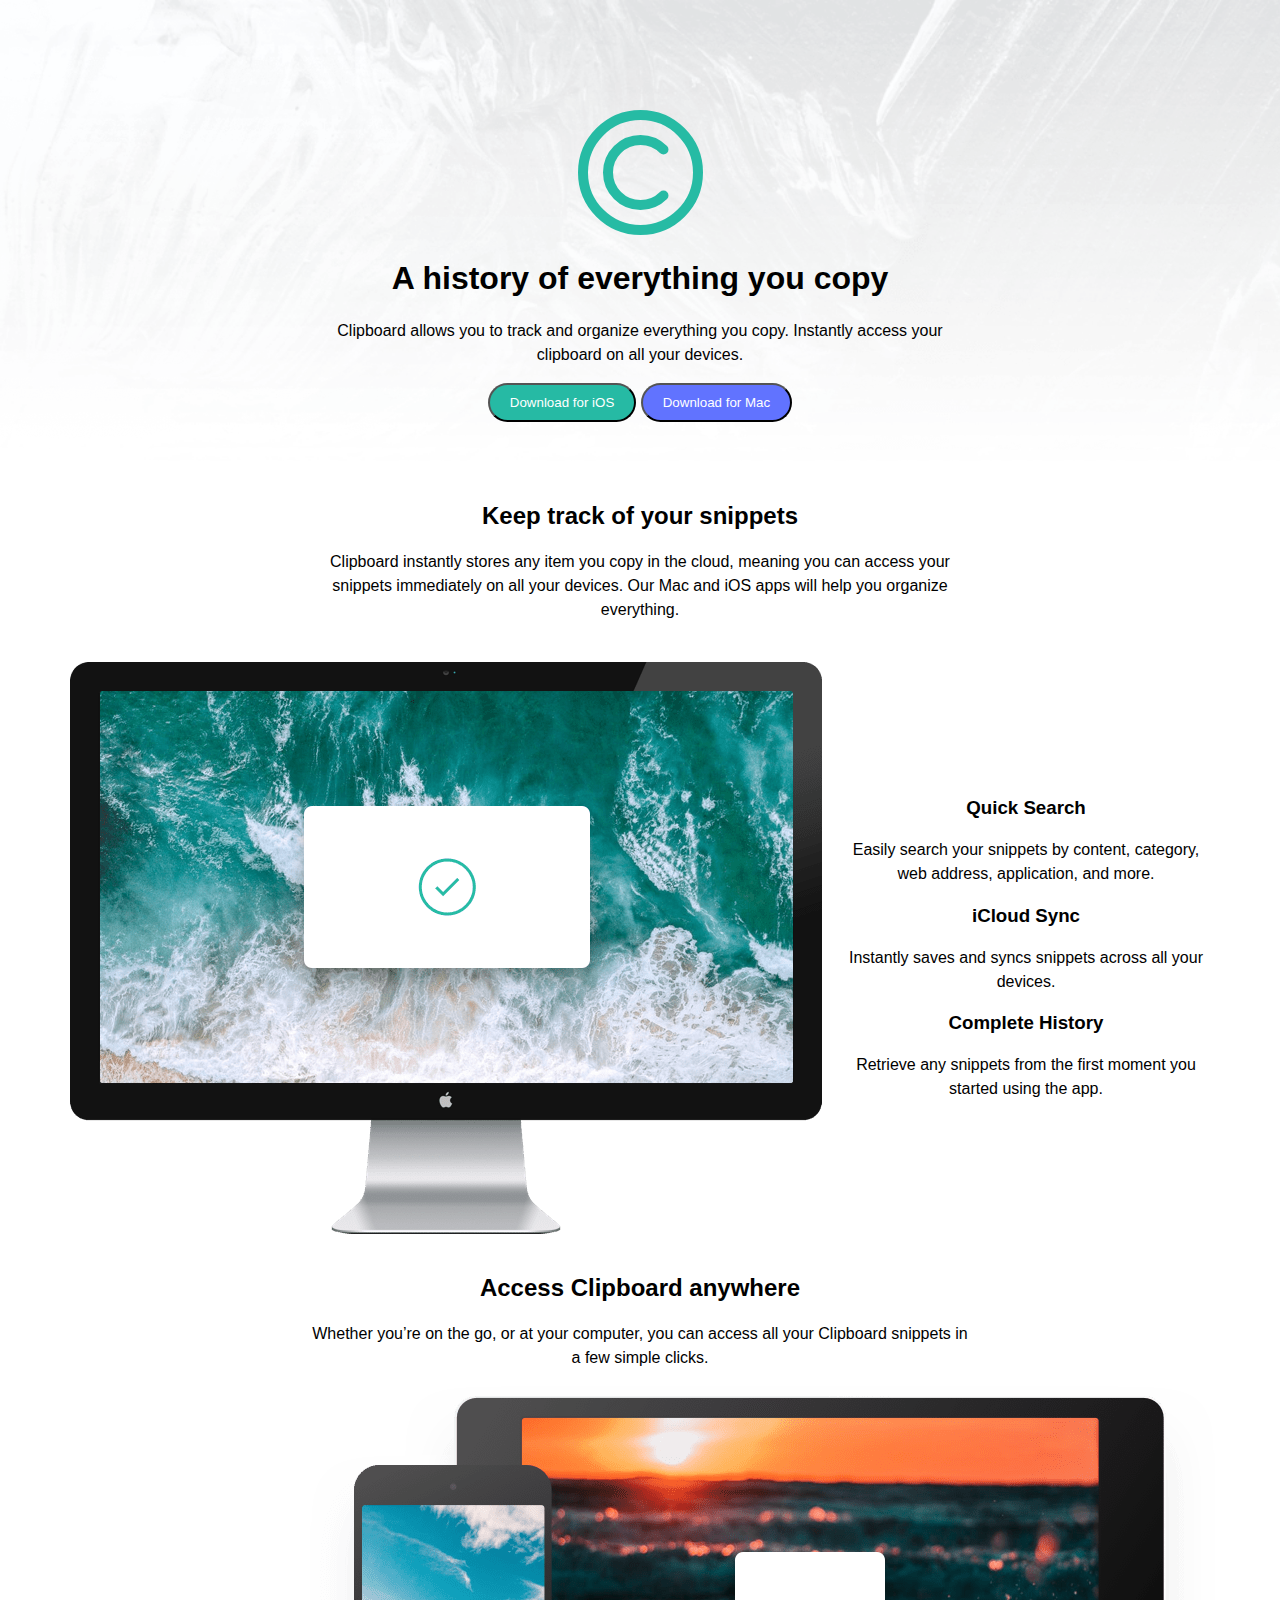
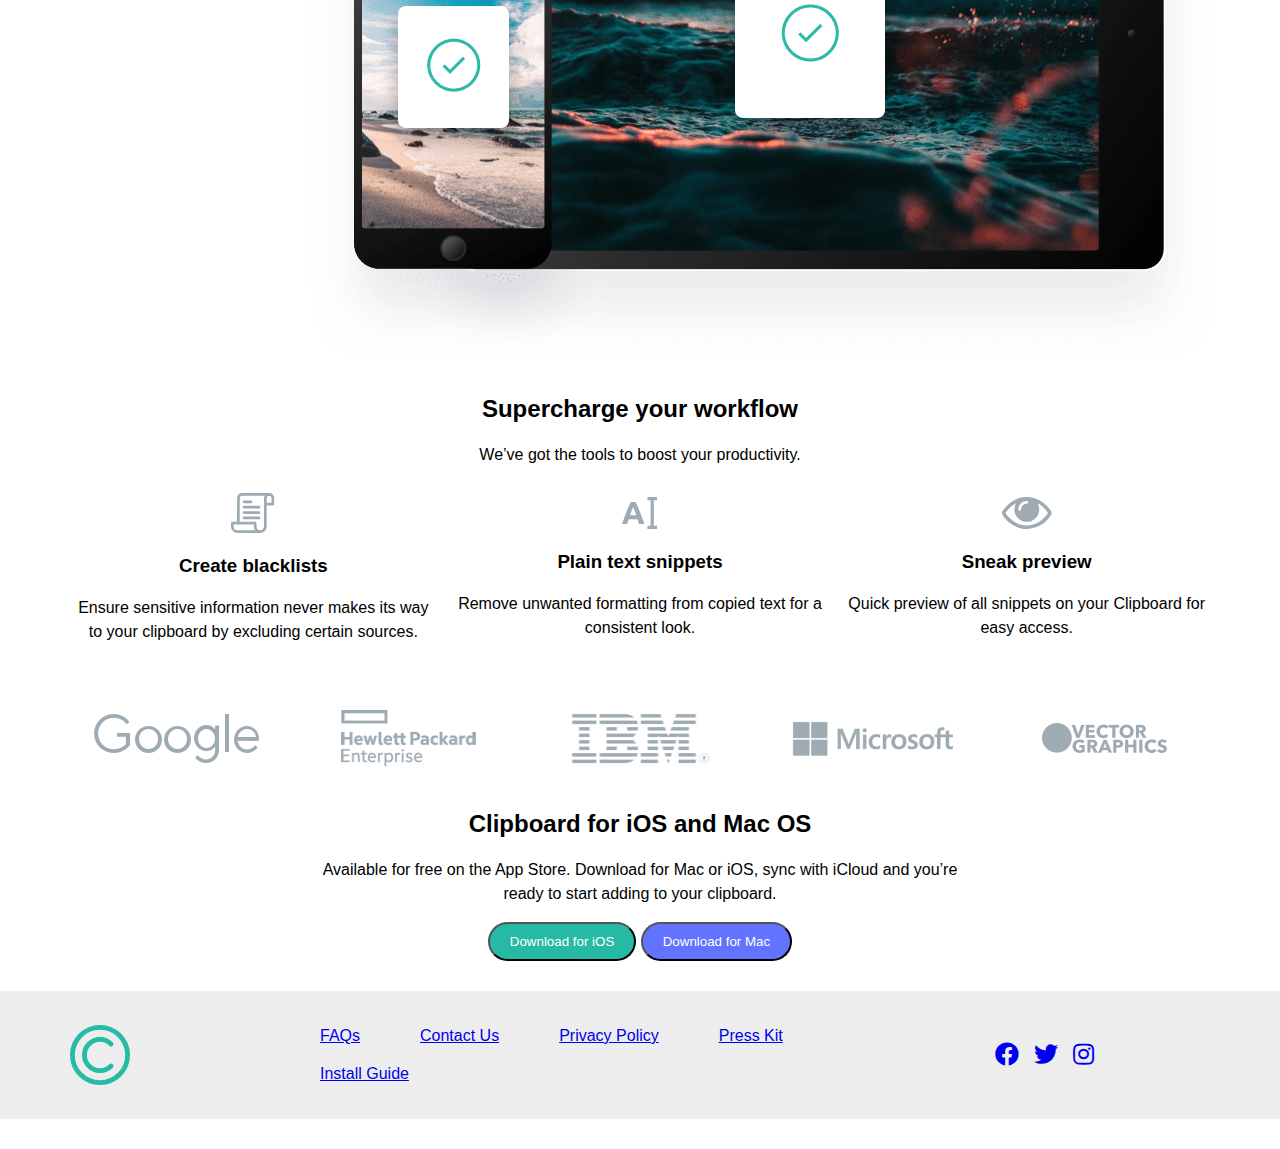
<file: clipboard-landing-page-master/index.html>
<!DOCTYPE html>
<html lang="en">
	<head>
		<meta charset="UTF-8" />
		<meta name="viewport" content="width=device-width, initial-scale=1.0" />
		<!-- displays site properly based on user's device -->

		<link
			rel="icon"
			type="image/png"
			sizes="32x32"
			href="./images/favicon-32x32.png"
		/>

		<title> Clipboard landing page</title>
		<link
			rel="stylesheet"
			href="https://cdnjs.cloudflare.com/ajax/libs/font-awesome/5.13.0/css/all.min.css"
		/>

		<link rel="stylesheet" href="style.css" />
	</head>
	<body>
		<header>
			<div class="container container-small">
				<img src="images/logo.svg" alt="logo" />
				<h1>
					A history of everything you copy
				</h1>
				<p>
					Clipboard allows you to track and organize everything you copy.
					Instantly access your clipboard on all your devices.
				</p>

				<div>
					<button class="green">
						Download for iOS
					</button>
					<button class="blue">
						Download for Mac
					</button>
				</div>
			</div>
		</header>

		<section class="container">
			<div class="container container-small">
				<h2>
					Keep track of your snippets
				</h2>
				<p>
					Clipboard instantly stores any item you copy in the cloud, meaning you
					can access your snippets immediately on all your devices. Our Mac and
					iOS apps will help you organize everything.
				</p>
			</div>

			<div class="flex">
				<div>
					<img class="computer" src="images/image-computer.png" alt="computer" />
				</div>

				<div>
					<h3>
						Quick Search
					</h3>
					<p>
						Easily search your snippets by content, category, web address,
						application, and more.
					</p>

					<h3>
						iCloud Sync
					</h3>
					<p>
						Instantly saves and syncs snippets across all your devices.
					</p>

					<h3>
						Complete History
					</h3>
					<p>
						Retrieve any snippets from the first moment you started using the
						app.
					</p>
				</div>
			</div>
		</section>

		<section class="container container-bottom">
			<h2>
				Access Clipboard anywhere
			</h2>
			<p>
				Whether you’re on the go, or at your computer, you can access all your
				Clipboard snippets in a few simple clicks.
			</p>

			<img src="images/image-devices.png" alt="devices" />
		</section>

		<section class="container">
			<div>
				<h2>
					Supercharge your workflow
				</h2>
				<p>
					We’ve got the tools to boost your productivity.
				</p>
			</div>
			<div class="flex">
				<div>
					<img src="images/icon-blacklist.svg" alt="list" />
					<h3>Create blacklists</h3>
					<p>
						Ensure sensitive information never makes its way to your clipboard
						by excluding certain sources.
					</p>
				</div>
				<div>
					<img src="images/icon-text.svg" alt="text" />
					<h3>
						Plain text snippets
					</h3>
					<p>
						Remove unwanted formatting from copied text for a consistent look.
					</p>
				</div>
				<div>
					<img src="images/icon-preview.svg" alt="preview" />
					<h3>
						Sneak preview
					</h3>
					<p>
						Quick preview of all snippets on your Clipboard for easy access.
					</p>
				</div>
			</div>
		</section>

		<section class="container flex">
			<div>
				<img src="images/logo-google.png" alt="google" />
			</div>
			<div>
				<img src="images/logo-hp.png" alt="hp" />
			</div>
			<div>
				<img src="images/logo-ibm.png" alt="ibm" />
			</div>
			<div>
				<img src="images/logo-microsoft.png" alt="microsoft" />
			</div>
			<div>
				<img src="images/logo-vector-graphics.png" alt="vector graphics" />
			</div>
		</section>

		<section class="container container-small m4">
			<h2>
				Clipboard for iOS and Mac OS
			</h2>
			<p>
				Available for free on the App Store. Download for Mac or iOS, sync with
				iCloud and you’re ready to start adding to your clipboard.
			</p>
			<div>
				<button class="green">
					Download for iOS
				</button>
				<button class="blue">
					Download for Mac
				</button>
			</div>
		</section>

		<footer>
			<div class="container flex">
				<div>
					<img src="images/logo.svg" alt="logo" />
				</div>
				<ul class="links">
					<li><a href="#">FAQs</a></li>
					<li><a href="#">Contact Us</a></li>
					<li><a href="#">Privacy Policy</a></li>
					<li><a href="#">Press Kit</a></li>
					<li><a href="#">Install Guide</a></li>
				</ul>
				<ul class="social">
					<li>
						<a href="#"><i class="fab fa-facebook"></i></a>
					</li>
					<li>
						<a href="#"><i class="fab fa-twitter"></i></a>
					</li>
					<li>
						<a href="#"><i class="fab fa-instagram"></i></a>
					</li>
				</ul>
			</div>
		</footer>
	</body>
</html>
</file>
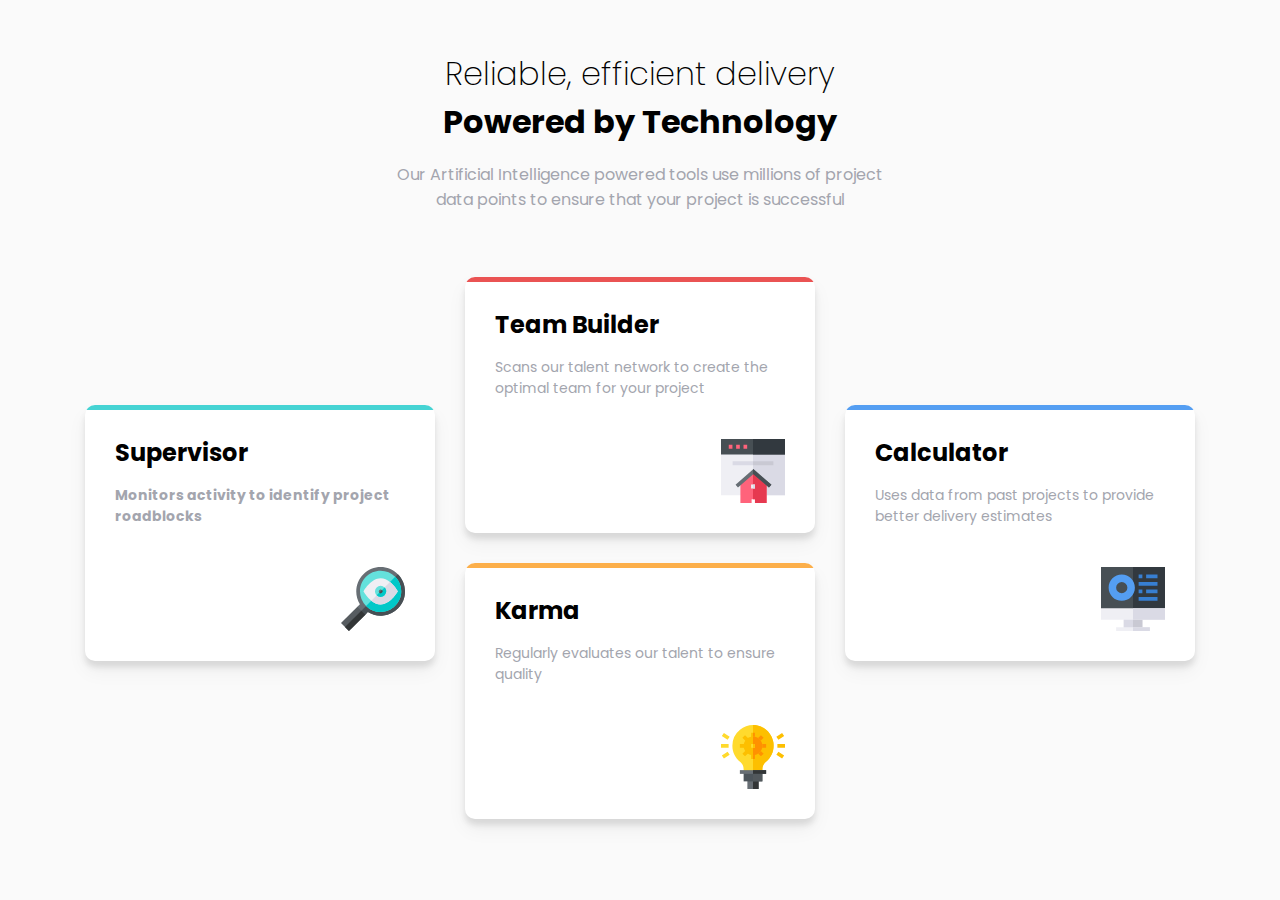
<file: four-card-feature-section-master/index.html>
<!DOCTYPE html>
<html lang="en">
<head>
  <meta charset="UTF-8">
  <meta name="viewport" content="width=device-width, initial-scale=1.0"> <!-- displays site properly based on user's device -->
  <link rel="stylesheet" href="Style.css">
  <link href="https://fonts.googleapis.com/css2?family=Poppins:wght@200;400;600&display=swap" rel="stylesheet">
  <link rel="icon" type="image/png" sizes="32x32" href="./images/favicon-32x32.png">

  <title>Frontend Mentor | Four card feature section</title>

  <!-- Feel free to remove these styles or customise in your own stylesheet 👍 -->
  <style>
    .attribution { font-size: 11px; text-align: center; }
    .attribution a { color: hsl(228, 45%, 44%); }
  </style>
</head>

<body>

<header>
<h1>
  Reliable, efficient delivery
  <span>Powered by Technology<span>
</h1>

  <p>Our Artificial Intelligence powered tools use millions of project data points
   to ensure that your project is successful</p>
</header>

<div class="container">
    <div class="box box-cyan box-push">
  <h2>Supervisor<h2>
  <p>Monitors activity to identify project roadblocks</p>
  <img src="images/icon-supervisor.svg" alt="">
</div>

<div class="box box-red">
  <h2>Team Builder</h2>
  <p>Scans our talent network to create the optimal team for your project</p>
  <img src="images/icon-team-builder.svg" alt="">
</div>


<div class="box box-blue box-push ">
  <h2>Calculator</h2>
  <p>Uses data from past projects to provide better delivery estimates</p>
  <img src="images/icon-calculator.svg" alt="">
</div>


<div class=" box box-orange">
  <h2>Karma</h2>
  <p>Regularly evaluates our talent to ensure quality</p>
  <img src="images/icon-karma.svg" alt="">
</div>



</div>
</body>
</html>
</file>
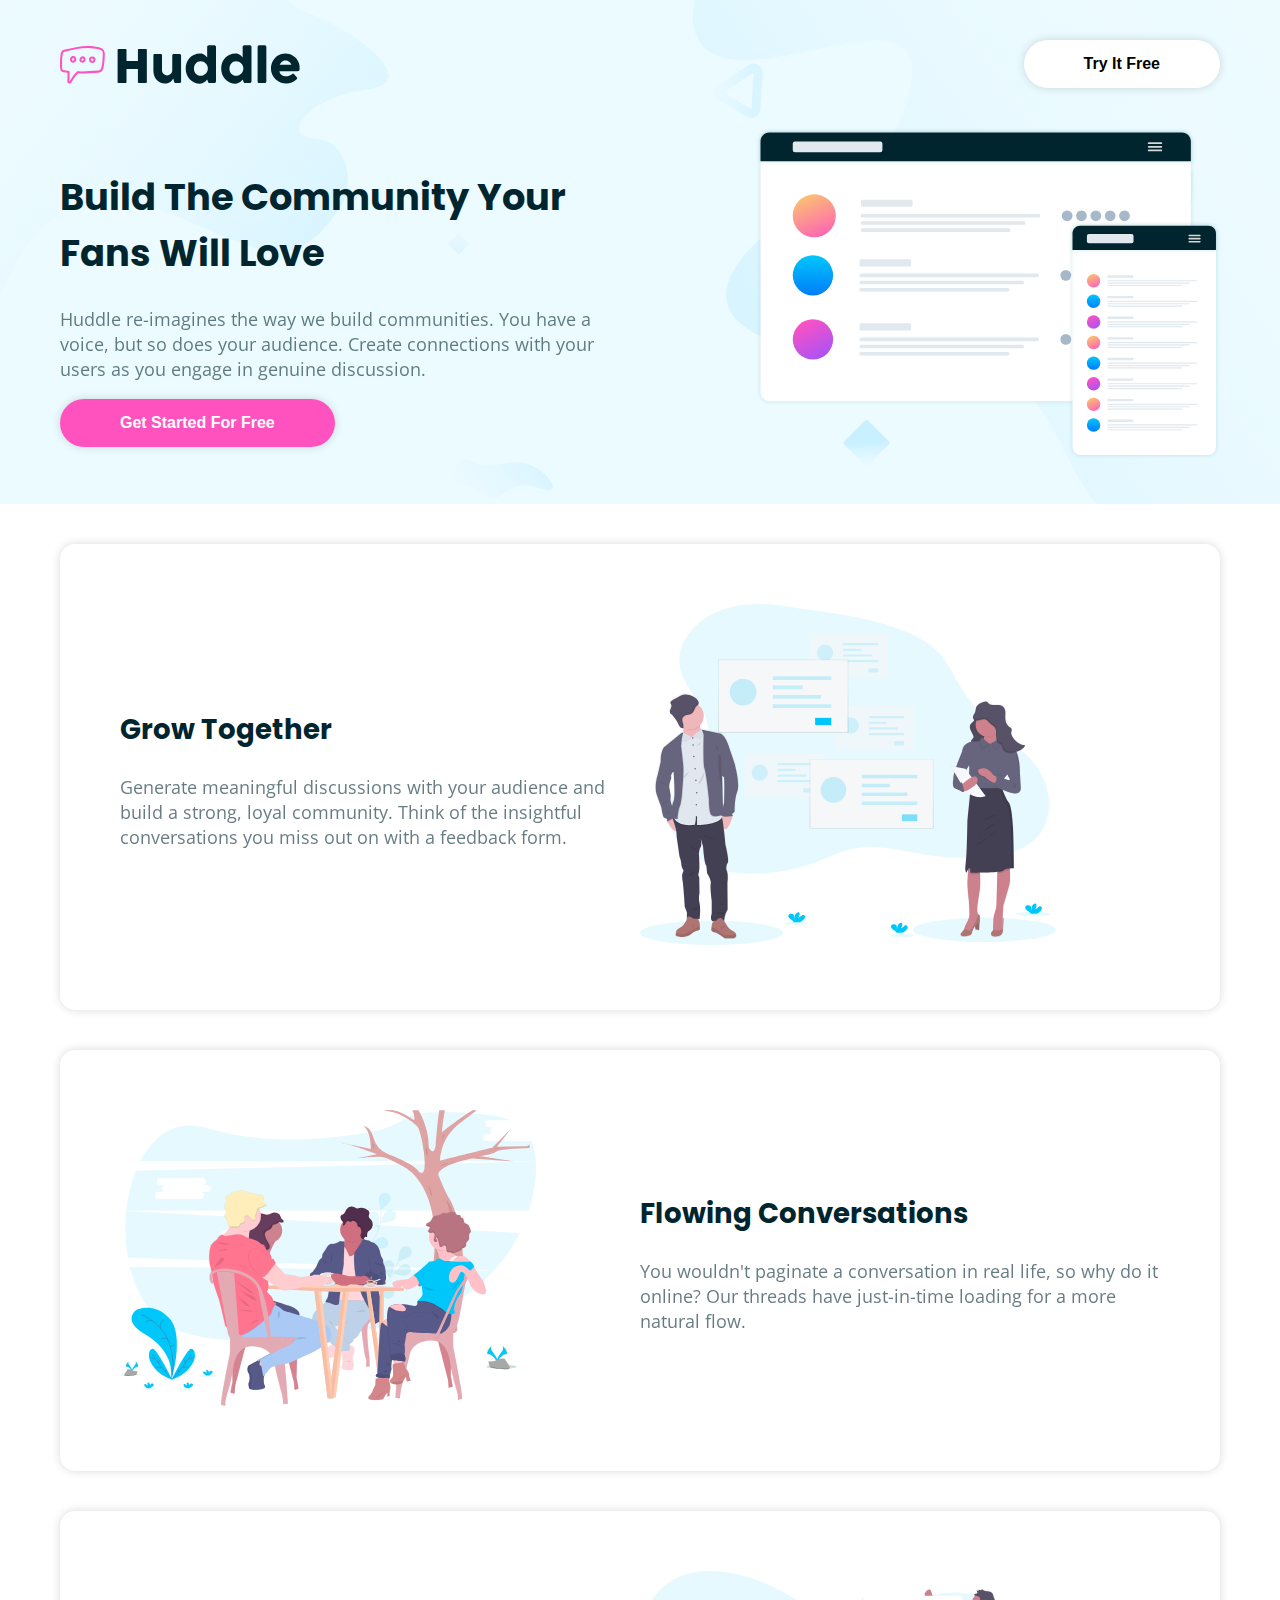
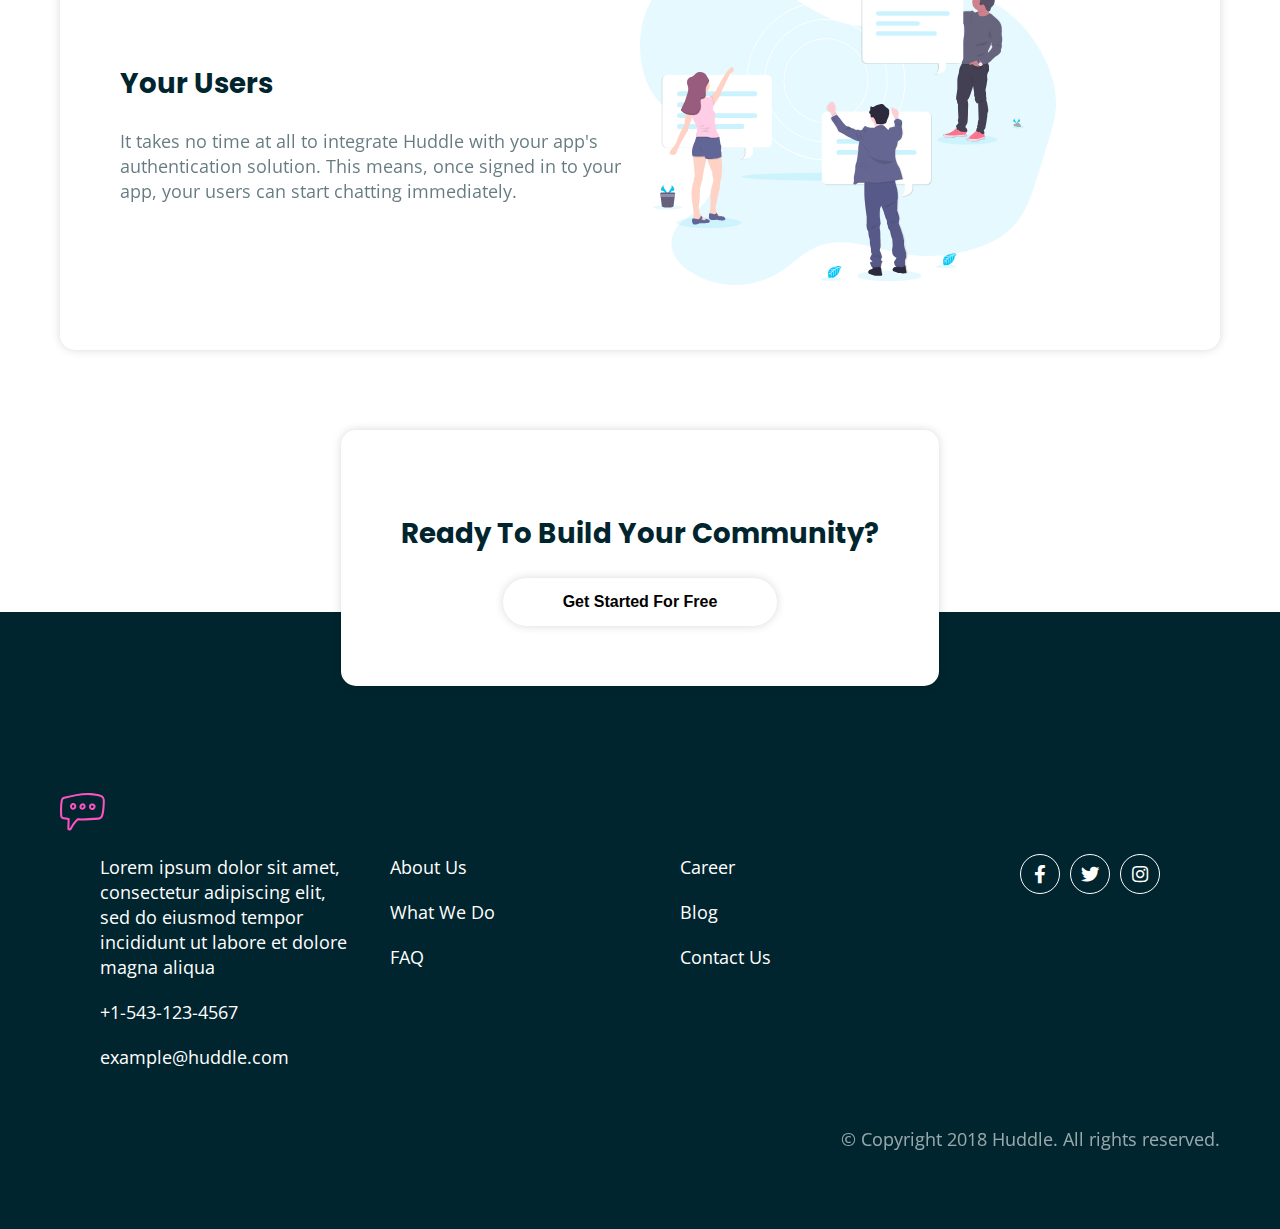
<file: huddle-landing-page-with-alternating-feature-blocks-master/index.html>
<!DOCTYPE html>
<html lang="en">
	<head>
		<meta charset="UTF-8" />
		<meta name="viewport" content="width=device-width, initial-scale=1.0" />
		<link
			rel="icon"
			type="image/png"
			sizes="32x32"
			href="./images/favicon-32x32.png"
		/>

		<title>
			Frontend Mentor | Huddle landing page with alternating feature blocks
		</title>

		<link
			rel="stylesheet"
			href="https://cdnjs.cloudflare.com/ajax/libs/font-awesome/5.12.1/css/all.min.css"
		/>
		<link rel="stylesheet" href="./style.css" />
	</head>
	<body>
		<header>
			<div class="container">
				<nav class="flex">
					<img class="logo" src="./images/logo.svg" alt="logo" />
					<button class="btn">
						Try It Free
					</button>
				</nav>

				<div class="flex">
					<div>
						<h1>Build The Community Your Fans Will Love</h1>

						<p>
							Huddle re-imagines the way we build communities. You have a voice,
							but so does your audience. Create connections with your users as
							you engage in genuine discussion.
						</p>

						<button class="btn btn-main">
							Get Started For Free
						</button>
					</div>

					<div>
						<img
							class="header-img"
							src="./images/illustration-mockups.svg"
							alt="mockups"
						/>
					</div>
				</div>
			</div>
		</header>

		<main>
			<div class="container">
				<div class="box flex">
					<div>
						<h2>Grow Together</h2>
						<p>
							Generate meaningful discussions with your audience and build a
							strong, loyal community. Think of the insightful conversations you
							miss out on with a feedback form.
						</p>
					</div>
					<div>
						<img
							src="./images/illustration-grow-together.svg"
							alt="grow-together"
						/>
					</div>
				</div>

				<div class="box flex box-reverse-mobile">
					<div>
						<img
							src="./images/illustration-flowing-conversation.svg"
							alt="flowing-conversation"
						/>
					</div>
					<div>
						<h2>Flowing Conversations</h2>
						<p>
							You wouldn't paginate a conversation in real life, so why do it
							online? Our threads have just-in-time loading for a more natural
							flow.
						</p>
					</div>
				</div>

				<div class="box flex">
					<div>
						<h2>Your Users</h2>
						<p>
							It takes no time at all to integrate Huddle with your app's
							authentication solution. This means, once signed in to your app,
							your users can start chatting immediately.
						</p>
					</div>
					<div>
						<img src="./images/illustration-your-users.svg" alt="users" />
					</div>
				</div>
			</div>
		</main>

		<div class="container center">
			<div class="box small-box">
				<h2>Ready To Build Your Community?</h2>

				<button class="btn btn-primary btn-big">Get Started For Free</button>
			</div>
		</div>

		<footer>
			<div class="container">
				<img src="./images/logo.svg" alt="logo" />

				<div class="flex align">
					<ul>
						<li>
							Lorem ipsum dolor sit amet, consectetur adipiscing elit, sed do
							eiusmod tempor incididunt ut labore et dolore magna aliqua
						</li>
						<li>
							+1-543-123-4567
						</li>
						<li>
							example@huddle.com
						</li>
					</ul>
					<ul>
						<li>
							About Us
						</li>
						<li>
							What We Do
						</li>
						<li>
							FAQ
						</li>
					</ul>

					<ul>
						<li>
							Career
						</li>
						<li>
							Blog
						</li>
						<li>
							Contact Us
						</li>
					</ul>

					<ul class="social-media">
						<li>
							<a class="circle" href="#">
								<i class="fab fa-facebook-f"></i>
							</a>
						</li>
						<li>
							<a class="circle" href="#">
								<i class="fab fa-twitter"></i>
							</a>
						</li>
						<li>
							<a class="circle" href="#">
								<i class="fab fa-instagram"></i>
							</a>
						</li>
					</ul>
				</div>

				<p>
					&copy; Copyright 2018 Huddle. All rights reserved.
				</p>
			</div>
		</footer>
	</body>
</html>
</file>
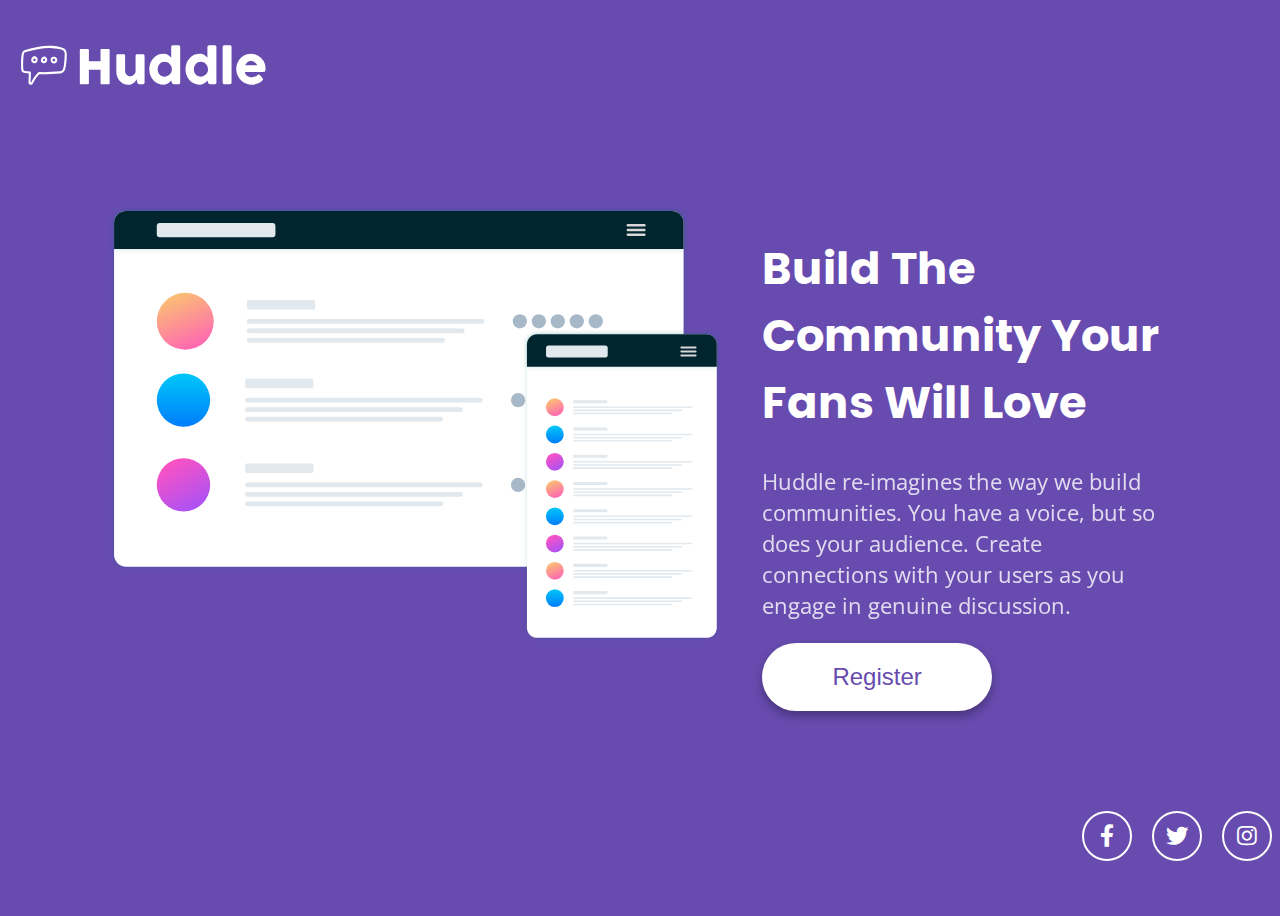
<file: huddle-landing-page-with-single-introductory-section-master/index.html>
<!DOCTYPE html>
<html lang="en">
<head>
  <meta charset="UTF-8">
  <meta name="viewport" content="width=device-width, initial-scale=1.0"> <!-- displays site properly based on user's device -->
   <link rel="stylesheet" href="style.css">
   <link rel="stylesheet" href="https://cdnjs.cloudflare.com/ajax/libs/font-awesome/5.12.1/css/all.min.css">
  <link rel="icon" type="image/png" sizes="32x32" href="./images/favicon-32x32.png">

  <title>Frontend Mentor | Huddle landing page with single introductory section</title>

</head>


<body>

<div class ="container">

  <img  src="images/logo.svg" alt="logo">

  <div class = "flex">

       <div>
         <img src="./images/illustration-mockups.svg" alt="illustration" />
       </div>

<div>
  <h1>Build The Community Your Fans Will Love</h1>

  <p>Huddle re-imagines the way we build communities. You have a voice, but so does your audience.
  Create connections with your users as you engage in genuine discussion. </p>

  <button>Register</button>

   </div>

</div>

       <ul class="social-links">
          <li>
            <a class="circle" href="#">
              <i class="fab fa-facebook-f"></i>
            </a>
          </li>
          <li>
            <a class="circle" href="#">
              <i class="fab fa-twitter"></i>
            </a>
          </li>
          <li>
            <a class="circle" href="#">
              <i class="fab fa-instagram"></i>
            </a>
          </li>
        </ul>


</div>
</body>
</html>
</file>
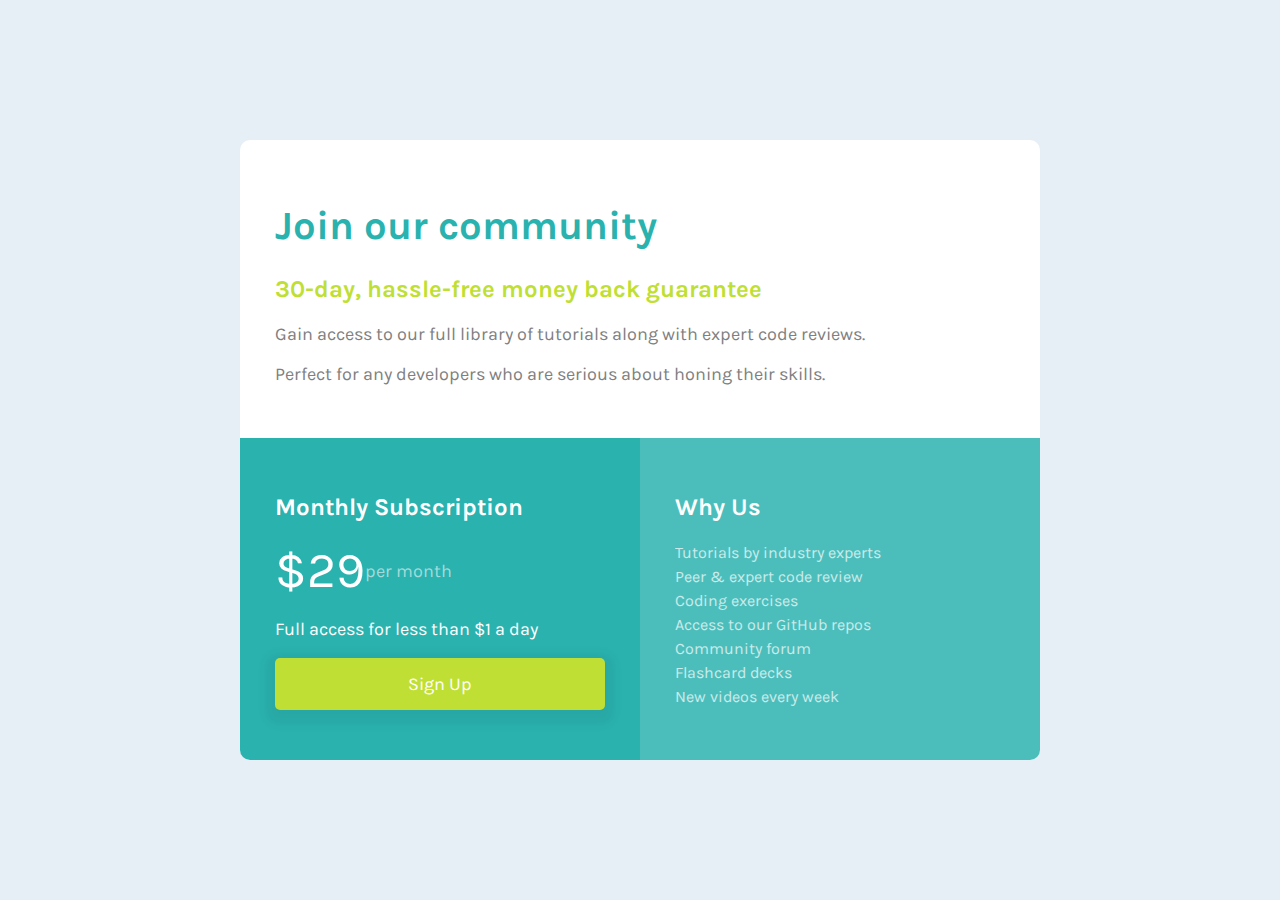
<file: single-price-grid-component-master/index.html>
<!DOCTYPE html>
<html lang="en">
<head>
  <meta charset="UTF-8">
  <meta name="viewport" content="width=device-width, initial-scale=1.0"> <!-- displays site properly based on user's device -->
   <link rel="stylesheet" href="style.css">
   <link href="https://fonts.googleapis.com/css2?family=Karla:wght@400;700&display=swap" rel="stylesheet">
  <link rel="icon" type="image/png" sizes="32x32" href="./images/favicon-32x32.png">

  <title>Frontend Mentor | Single Price Grid Component</title>

  <!-- Feel free to remove these styles or customise in your own stylesheet 👍 -->
  <style>
    .attribution { font-size: 11px; text-align: center; }
    .attribution a { color: hsl(228, 45%, 44%); }
  </style>
</head>
<body>

  <div class = "container">
     <main>
      <section>
        <h1>Join our community<h1>

         <h2 class= "yellow">30-day, hassle-free money back guarantee</h2>

         <p class = "grey">Gain access to our full library of tutorials along with expert code reviews.</p>
         <p class= "grey">Perfect for any developers who are serious about honing their skills.</p>
</section>

<div class="row">
  <section class="cyan">
       <h2>Monthly Subscription</h2>


       <p class= "light"><span>&dollar;29</span>per month</p>

       <p>Full access for less than &dollar;1 a day</p>

       <button>Sign Up</button>
</section>



  <section class="bluey">
    <h2>Why Us</h2>

        <ul>
          <li>Tutorials by industry experts</li>
          <li>Peer &amp; expert code review</li>
          <li>Coding exercises</li>
          <li>Access to our GitHub repos</li>
          <li>Community forum</li>
          <li>Flashcard decks</li>
          <li>New videos every week</li>
       </ul>


</div>
</section>
</div>
</main>
</body>
</html>
</file>
<file: clipboard-landing-page-master/style.css>
*{
  box-sizing: border-box;
}

body{
  font-family: 'Bai Jamjuree', sans-serif;
  Font size: 18px;
  margin: 0;
  text-align: center;
}

header {
  background-image: url('images/bg-header-desktop.png');
  background-repeat: no-repeat;
  background-size: cover;
  padding: 80px 0 20px;
}

p {
	color: var(--grayish-blue);
	line-height: 1.5;
}

.green {
  background: hsl(171, 66%, 44%);
  color: #fff;
  padding: 10px 20px 10px 20px;
  border-radius: 50px;
}

.blue {
  background: hsl(233, 100%, 69%);
  color: #fff;
  padding: 10px 20px 10px 20px;
  border-radius: 50px;
}

.container {
	padding: 0 20px;
	margin: 30px auto;
	max-width: 100%;
	width: 1200px;

}

.container-small {
	width: 700px;
}

.container-bottom {
	width: 700px;

}

.computer{
  float: left;

}

section {
	padding: 30px 0;
}

.flex {
	display: flex;
	align-items: center;
	justify-content: center;
	flex-wrap: wrap;
}

.flex > * {
	flex: 1;
	padding: 10px;
}

footer {
  background-color: hsl(0, 0%, 93%);
}

footer img  {
  float: left;
  width: 60px;
}

footer ul {
  display: flex;
	flex-wrap: wrap;
	padding: 0;
	list-style-type: none;
}

footer .links {
	flex: 3;
}

footer .links li {
	padding: 10px;
	margin-right: 40px;
}

footer .social li {
	margin: 0 5px;
}

footer .social a {
	font-size: 24px;
	margin-right: 5px;
}
</file>
<file: four-card-feature-section-master/Style.css>
* {
  box-sizing: border-box;
}

body {
  font-family: 'Poppins', sans-serif;
  background-color: hsl(0, 0%, 98%);


}

header {
  margin: 50px auto;
	max-width: 500px;
	text-align: center;

}

h1 {
  font-weight: 200;
  margin: 0;

}

h1 span {
  font-weight:  bold;
}

p {
	color: hsl(229, 6%, 66%);
}

.container {
  display: flex;
  flex-wrap: wrap;
  justify-content: center;
  margin: 0 auto;
  max-width: 1140px;

}

.box {
  background-color: #fff;
  box-shadow: 0 10px 20px rgba(0, 0, 0, 0.05), 0 6px 6px rgba(0, 0, 0, 0.1);
  border-radius: 10px;
  padding: 30px;
  position: relative;
  overflow: hidden;
	margin: 15px;
	width: 350px;

}

.box::after {
	content: '';
	position: absolute;
	top: 0;
	left: 0;
	height: 5px;
	width: 100%;

}

.box-red::after {
	background-color: hsl(0, 78%, 62%);
}

.box-cyan::after {
	background-color: hsl(180, 62%, 55%);
}

.box-orange::after {
	background-color: hsl(34, 97%, 64%);
}

.box-blue::after {
	background-color: hsl(212, 86%, 64%);
}


.box-push {
	transform: translateY(50%);
}

.box h2 {
	margin: 0;
}

.box p {
	font-size: 14px;
	margin: 15px 0 40px;
}

.box img {
  display: block;
  margin-left: auto;
}




@media (max-width: 775px) {
	.box-push {
		transform: translateY(0);
	}
</file>
<file: huddle-landing-page-with-alternating-feature-blocks-master/style.css>
@import url('https://fonts.googleapis.com/css?family=Open+Sans:400,700|Poppins:600&display=swap');

* {
	box-sizing: border-box;
}

/* General Styles */
body {
	color: hsl(192, 100%, 9%);
	font-family: 'Open Sans', sans-serif;
	font-size: 1.15em;
	margin: 0;
}

h1,
h2 {
	font-family: 'Poppins', sans-serif;
}

p {
	opacity: 0.6;
}

img {
	max-width: 100%;
}

.btn {
	border-radius: 50px;
	background-color: #fff;
	border: none;
	box-shadow: 0 0 10px rgba(0, 0, 0, 0.15);
	cursor: pointer;
	font-size: 16px;
	font-weight: 700;
	padding: 15px 60px;
}

.btn-main {
	background-color: hsl(322, 100%, 66%);
	color: #fff;
}

.container {
	padding: 0 20px;
	margin: 0 auto;
	max-width: 100%;
	width: 1200px;
}

.center {
	text-align: center;
}

.flex {
	display: flex;
	align-items: center;
}

.flex > div,
.flex > ul {
	flex: 1;
}

.align{
	align-items: flex-start;
}

header {
	background-image: url('./images/bg-hero-desktop.svg');
	background-size: cover;
	background-position: center center;
	background-color: hsl(193, 100%, 96%);
	padding: 40px 0;
}

nav {
	align-items: center;
	justify-content: space-between;
	margin-bottom: 40px;
}

.header-img {
	margin-left: 20%;
	width: 80%;
}

.box {
	background-color: #fff;
	border-radius: 15px;
	box-shadow: 0 0 10px rgba(0, 0, 0, 0.15);
	margin: 40px 0;
	padding: 60px;
}

.small-box {
	display: inline-block;
	position: relative;
	margin-bottom: -50%;
	z-index: 1;
}

.box img {
	width: 80%;
}

footer {
	background-color: hsl(192, 100%, 9%);
	color: #fff;
	padding: 180px 0 60px;
}

footer ul {
	list-style-type: none;
}

footer ul li {
	margin-bottom: 20px;
}

footer .social-media {
	display: flex;
	align-items: center;
	justify-content: center;
}

footer .circle {
	border: 1px solid #fff;
	border-radius: 50%;
	color: #fff;
	display: inline-flex;
	align-items: center;
	justify-content: center;
	margin-right: 10px;
	height: 40px;
	width: 40px;
	text-decoration: none;
}

footer p {
	text-align: right;
}

@media screen and (max-width: 768px) {
	body {
		text-align: center;
	}

	nav.flex {
		flex-direction: row;
	}

	.header-img {
		margin-top: 40px;
		margin-left: 0;
		width: 100%;
	}

	.flex {
		flex-direction: column;
	}

	.box-reverse-mobile {
		flex-direction: column-reverse;
	}

	footer ul {
		padding: 0;
		width: 100%;
	}

	footer p {
		text-align: center;
	}
}
</file>
<file: huddle-landing-page-with-single-introductory-section-master/style.css>
@import url('https://fonts.googleapis.com/css?family=Open+Sans');
@import url('https://fonts.googleapis.com/css2?family=Open+Sans&family=Poppins:wght@400;700&display=swap');

*{
  box-sizing: border-box;

}

body {
  background-color: hsl(257, 40%, 49%);
  min-height: 100vh;
  color: #fff;
  display: flex;
  font-family: 'open sans', sans-serif;
  font-size: 1.4em;
  align-items: center;
  justify-content: center;
}

h1{
  font-family: 'Poppins', sans-serif;
}

p {
	opacity: 0.8;
}

img {
 max-width: 100%;
}





.flex {
  display: flex;
  margin: 100px ;
}

.flex > div:first-child {
	flex: 0.6;
	margin-right: 20px;
}

.flex > div:last-child {
	flex: 0.4;
	margin-left: 20px;
}

button {
  background-color: #fff;
  padding: 20px 70px;
  border: none;
	box-shadow: 0 5px 10px rgba(0, 0, 0, 0.3);
  border-radius: 50px 50px;
  font-size: 24px;
  color: hsl(257, 40%, 49%);
}

.social-links {
   list-style-position: none;
   display: flex;
   justify-content: flex-end;
   list-style-type: none;
}

.social-links a {
  border-radius: 50%;
  color: #fff;
  display: inline-flex;
	align-items: center;
	justify-content: center;
	margin-left: 20px;
	height: 50px;
	width: 50px;
	text-decoration: none;
  border: 2px solid #fff;

}

@media screen and (max-width: 768px) {
	.flex {
		flex-direction: column;
		margin: 50px 0;
	}

	.flex > div:first-child {
		flex: 1;
		margin-right: 0;
	}

	.flex > div:last-child {
		flex: 1;
		margin-left: 0;
		text-align: center;
	}

	.social-links {
		justify-content: center;
	}
}
</file>
<file: single-price-grid-component-master/style.css>
*{
    box-sizing: border-box;

}

body{
    font-family: 'Karla', sans-serif;
    background-color: hsl(204, 43%, 93%);
    display: flex;
    align-items: center;
    justify-content: center;
    margin: 0;
    min-height: 100vh;
 }

 main{
    background-color: #fff;
    border-radius: 10px;
    box-shadow: 0,5px,10px,10px rgba(0, 0, 0, 0.05);
    max-width: 800px;
    width: 800px;
    margin:auto;
    overflow:hidden;

 }

 section {
   padding: 35px;
 }

 .cyan {
   background-color: hsl(179, 62%, 43%);
   color:#fff;
 }

 .bluey {
    background-color: hsl(179, 47%, 52%);
    color: #fff;
 }

 .grey {
   color:hsl(120, 0%, 50%);
 }


 .row {
   display:flex;
 }

 .row > section {
   flex: 1;
 }

 h1 {
   color: hsl(179, 62%, 43%);
   font-size:40px;

 }

 .yellow {
   color: hsl(71, 73%, 54%)
 }

p {
  font-size: 18px;

}

p.light {
   color: hsl(179, 43%, 75%);
   display: flex;
   align-items: center;
}


 p .light, span{
  font-size: 50px
}

span{
  color: #fff;
}



button {
  background-color: hsl(71, 73%, 54%);
  border-radius: 5px;
  border: none;
	box-shadow: 0 5px 10px 10px rgba(0, 0, 0, 0.05);
  color: #fff;
  font-size:18px;
  font-family: 'Karla', sans-serif;
  font-weight: 700px;
  padding: 15px;
  width: 100%;
}

ul {
  list-style-type: none;
  padding:0;
  opacity:0.7;
}

ul li {
  line-height: 24px;
}

@media screen and (max-width: 600px) {
	.row {
		flex-direction: column;
	}
</file>
